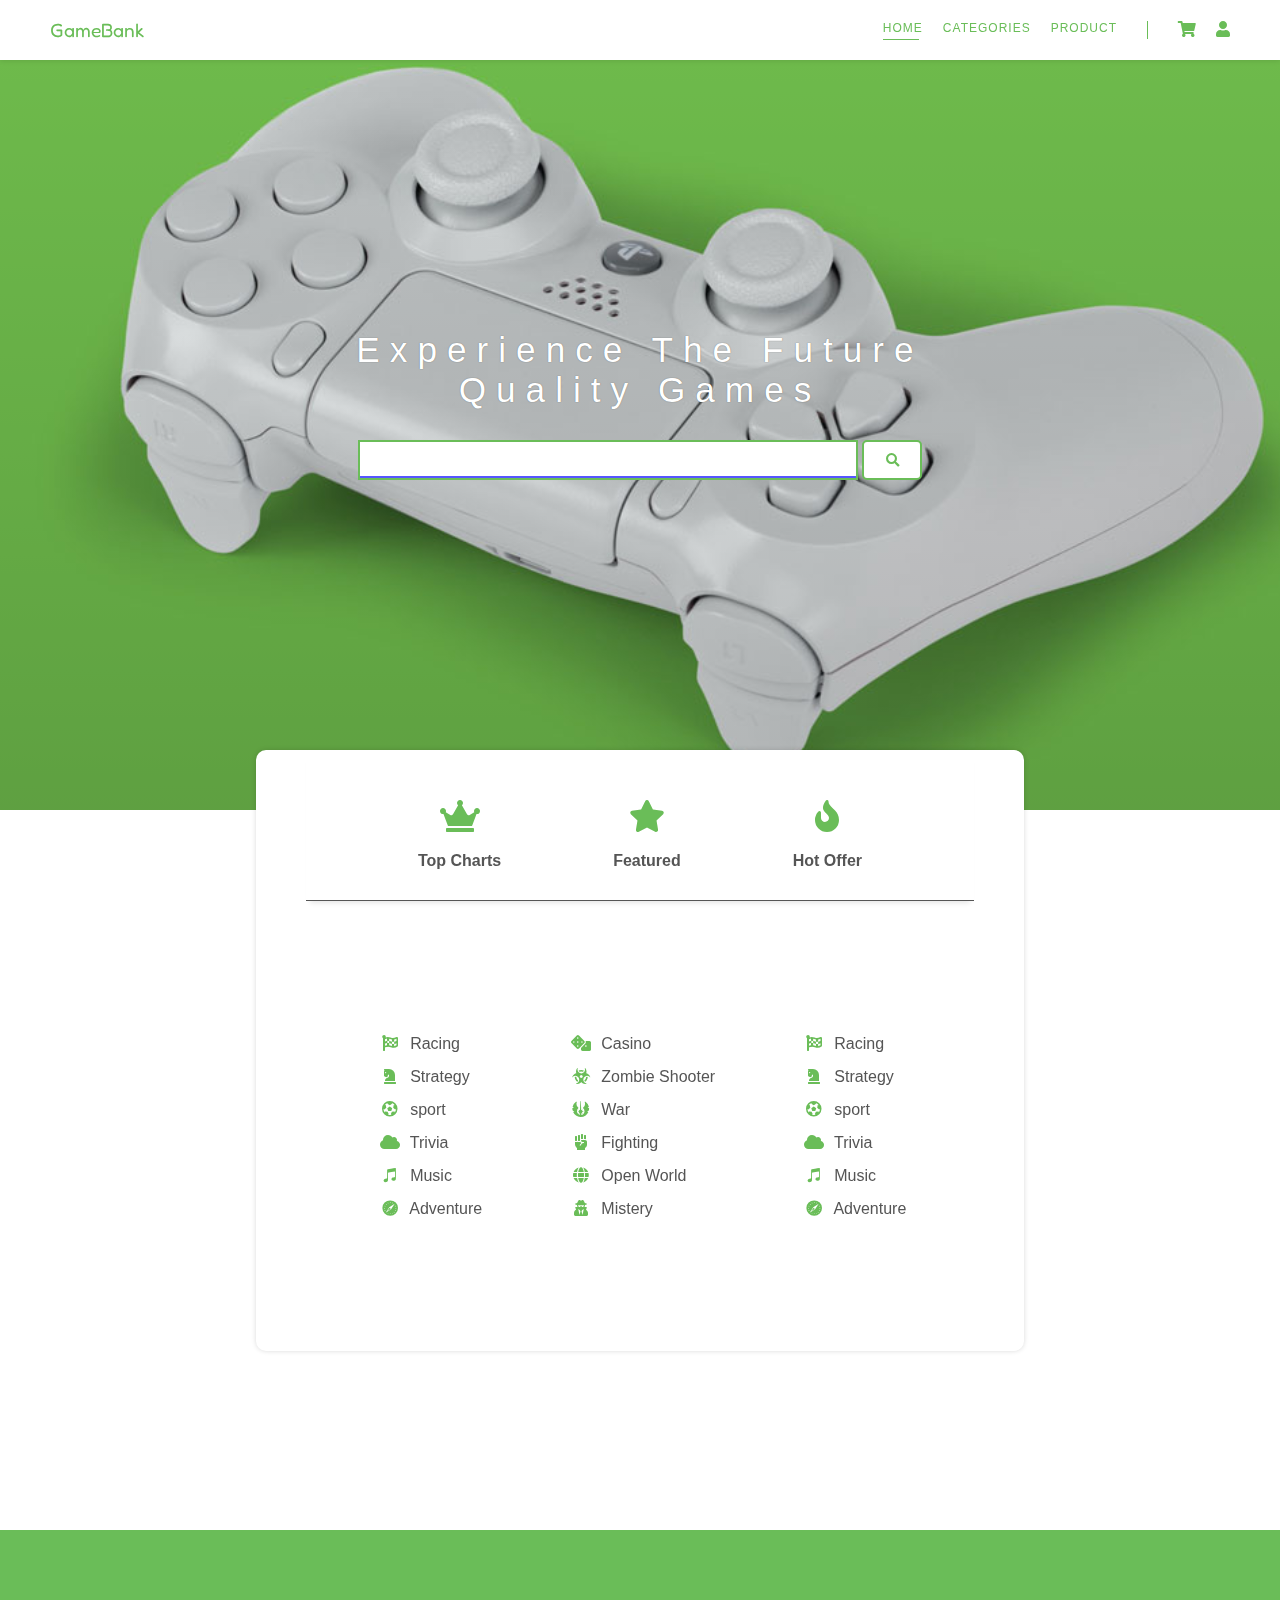
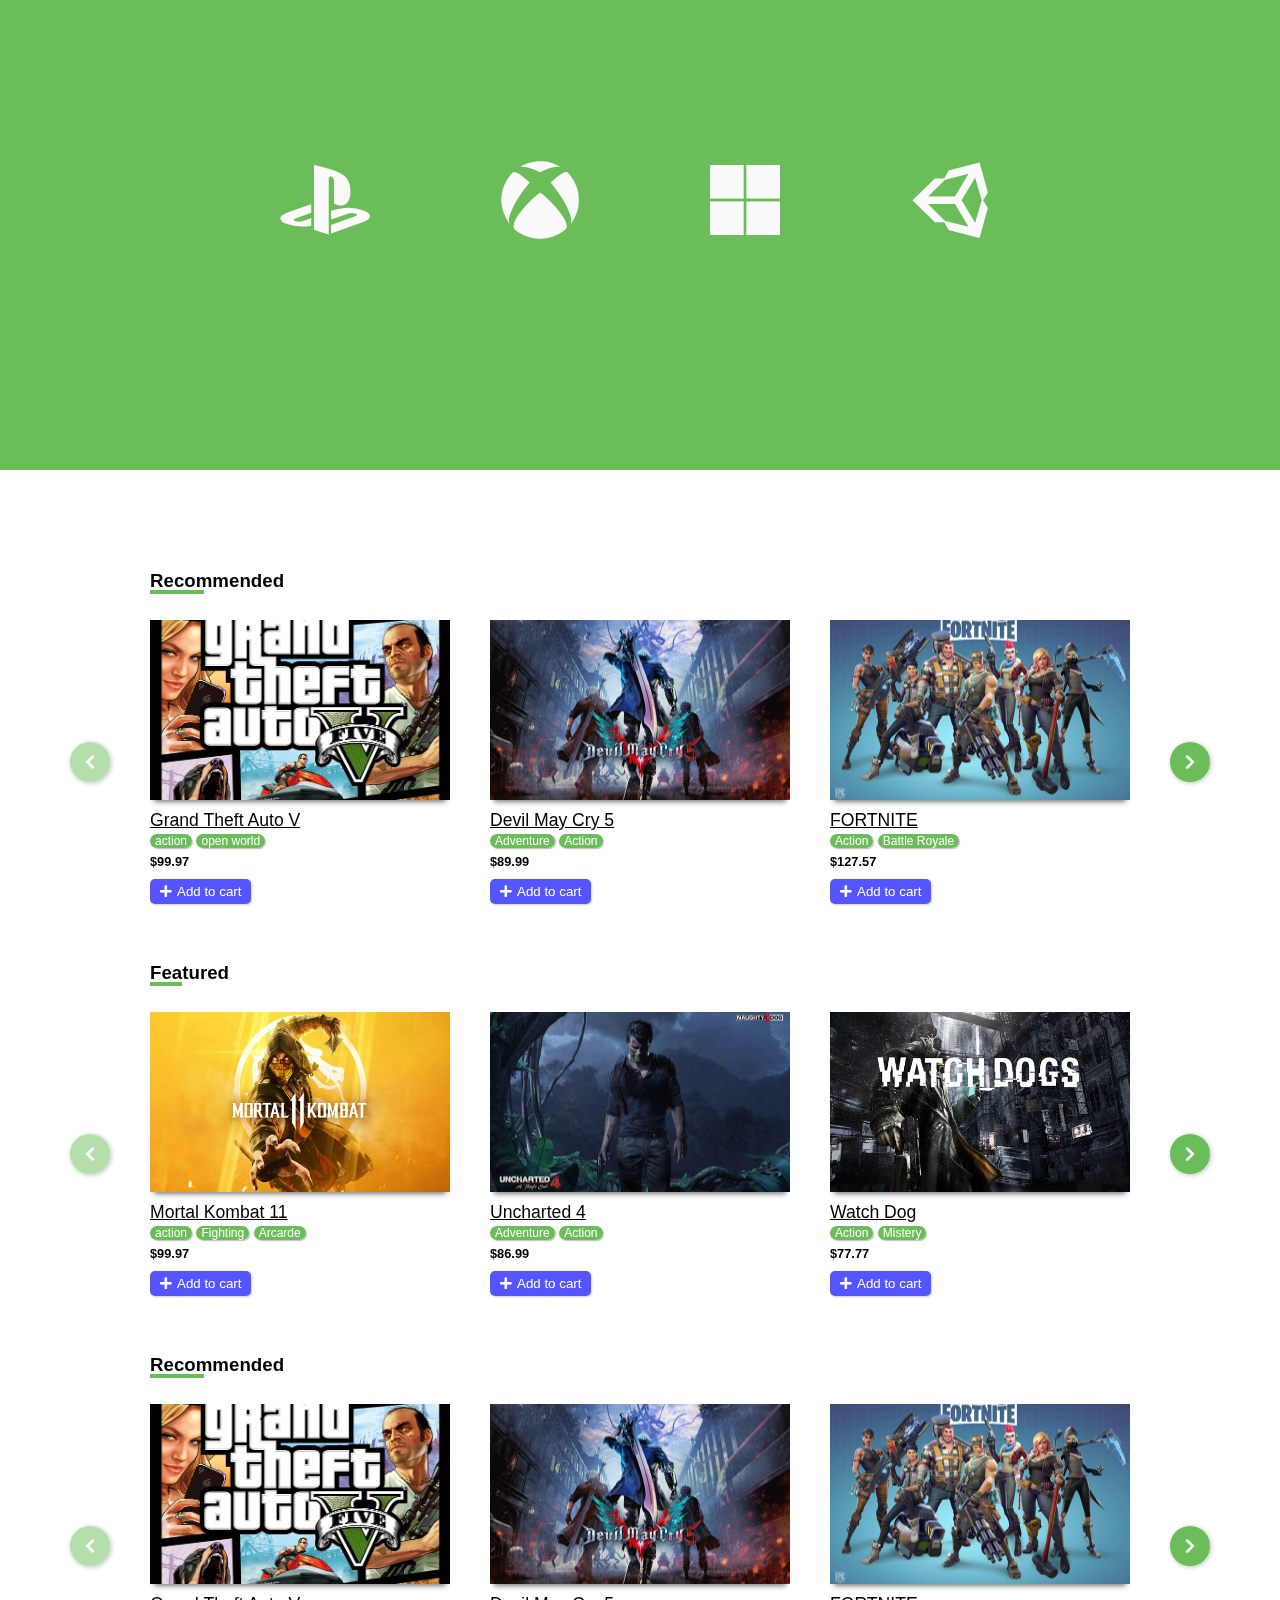
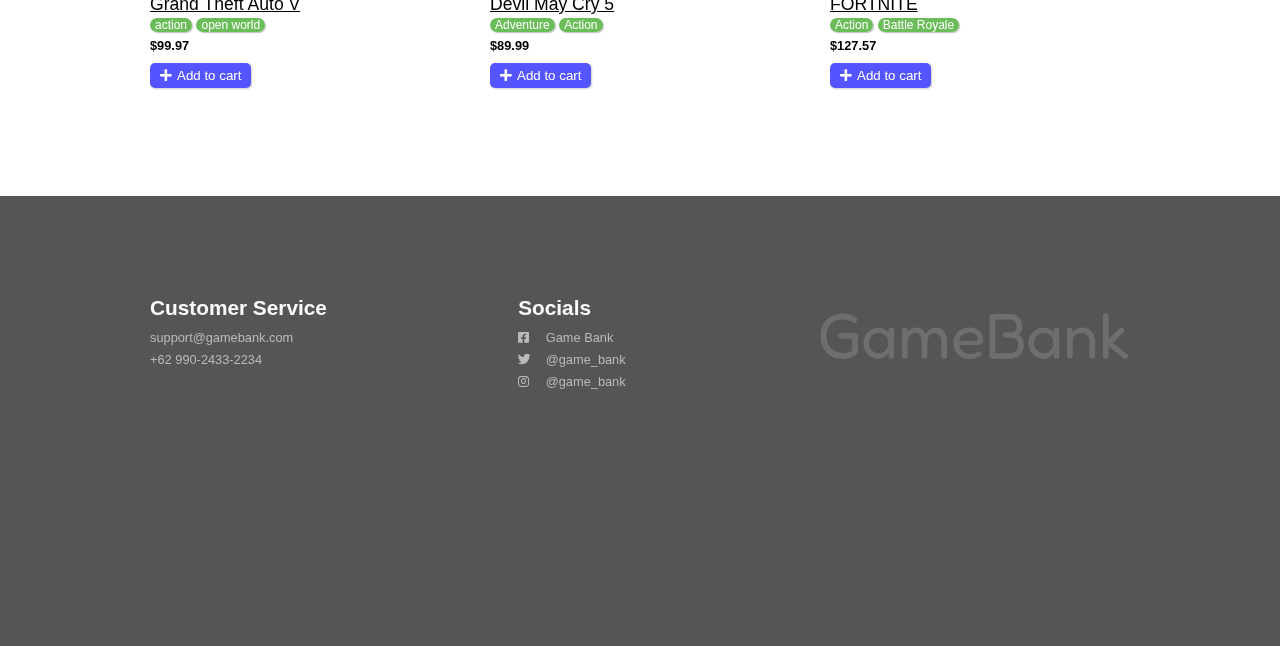
<file: index.html>
<!DOCTYPE html>
<html lang="en">
<head>
    <meta charset="UTF-8">
    <meta name="viewport" content="width=device-width, initial-scale=1.0">
    <title>Game Shop</title>
    <link href="https://fonts.googleapis.com/css2?family=Fredoka+One&display=swap" rel="stylesheet">
    <link href="https://fonts.googleapis.com/css2?family=Montserrat&display=swap" rel="stylesheet">
    <link rel="stylesheet" href="css/style.css">
    <link rel="stylesheet" href="css/all.css">
</head>
<body>
    <div class="container">
        <nav>
            <div class="brand">
                <span>GameBank</span>
            </div>
            <div class="navigation">
                <ul class="nav">
                    <li class="active"><a href="#">Home</a></li>
                    <li><a href="#categories">Categories</a></li>
                    <li><a href="#product">Product</a></li>
                </ul>
                <ul class="user">
                    <li><i class="fas fa-shopping-cart"></i></li>
                    <li><i class="fas fa-user"></i></li>
                </ul>
            </div>
        </nav>
        <div class="hero">
            <div class="jumbotron">
                <h1>Experience The Future Quality Games</h1>
                <form action="" method="get">
                    <input type="text" name="search" autofocus>
                    <button type="submit" name="submit"><i class="fas fa-search"></i></button>
                </form>
            </div>
        </div>
        <div class="categories" id="categories">
            <div class="card">
                <div class="card-head">
                    <div class="icon">
                        <i class="fas fa-crown"></i>
                        <a href="#">Top Charts</a>
                    </div>
                    <div class="icon">
                        <i class="fas fa-star"></i>
                        <a href="#">Featured</a>
                    </div>
                    <div class="icon">
                        <i class="fas fa-fire"></i>
                        <a href="#">Hot Offer</a>
                    </div>
                </div>
                <div class="card-body">
                    <ul>
                        <li>
                            <i class="fas fa-flag-checkered"></i>
                            <a href="#">Racing</a>
                        </li>
                        <li>
                            <i class="fas fa-chess-knight"></i>
                            <a href="#">Strategy</a>
                        </li>
                        <li>
                            <i class="fas fa-futbol"></i>
                            <a href="#">sport</a>
                        </li>
                        <li>
                            <i class="fas fa-cloud"></i>
                            <a href="#">Trivia</a>
                        </li>
                        <li>
                            <i class="fab fa-itunes-note"></i>
                            <a href="#">Music</a>
                        </li>
                        <li>
                            <i class="fab fa-safari"></i>
                            <a href="#">Adventure</a>
                        </li>
                    </ul>
                    <ul>
                        <li>
                            <i class="fas fa-dice"></i>
                            <a href="#">Casino</a>
                        </li>
                        <li>
                            <i class="fas fa-biohazard"></i>
                            <a href="#">Zombie Shooter</a>
                        </li>
                        <li>
                            <i class="fas fa-jedi"></i>
                            <a href="#">War</a>
                        </li>
                        <li>
                            <i class="fas fa-fist-raised"></i>
                            <a href="#">Fighting</a>
                        </li>
                        <li>
                            <i class="fas fa-globe"></i>
                            <a href="#">Open World</a>
                        </li>
                        <li>
                            <i class="fas fa-user-secret"></i>
                            <a href="#">Mistery</a>
                        </li>
                    </ul>
                    <ul>
                        <li>
                            <i class="fas fa-flag-checkered"></i>
                            <a href="#">Racing</a>
                        </li>
                        <li>
                            <i class="fas fa-chess-knight"></i>
                            <a href="#">Strategy</a>
                        </li>
                        <li>
                            <i class="fas fa-futbol"></i>
                            <a href="#">sport</a>
                        </li>
                        <li>
                            <i class="fas fa-cloud"></i>
                            <a href="#">Trivia</a>
                        </li>
                        <li>
                            <i class="fab fa-itunes-note"></i>
                            <a href="#">Music</a>
                        </li>
                        <li>
                            <i class="fab fa-safari"></i>
                            <a href="#">Adventure</a>
                        </li>
                    </ul>
                </div>
            </div>
        </div>
        <div class="companies">
            <i class="fab fa-playstation" title="playstation"></i>
            <i class="fab fa-xbox" title="xbox"></i>
            <i class="fab fa-microsoft" title="microsoft"></i>
            <i class="fab fa-unity" title="unity"></i>
        </div>
        <div class="browse" id="product">
            <section>
                <h3><span>Recommended</span></h3>
                <div class="content">
                    <div class="nav prev">
                        <i class="fas fa-chevron-left"></i>
                    </div>
                    <div class="card">
                        <div class="card-head">
                            <img src="img/thumb/actual_1364906194.jpg" alt="GTA 5">
                            <div class="icons">
                                <i class="fas fa-heart"></i>
                            </div>
                        </div>
                        <div class="card-body">
                            <p><a href="page/detail_product.html">Grand Theft Auto V</a></p>
                            <a href="#" class="cat">action</a>
                            <a href="#" class="cat">open world</a>
                            <p class="price">$99.97</p>
                            <button type="submit" name="add-cart">
                                <i class="fas fa-plus"></i><span>Add to cart</span>
                            </button>
                        </div>
                    </div>
                    <div class="card">
                        <div class="card-head">
                            <img src="img/thumb/dmc600.jpg" alt="DMC %">
                            <div class="icons">
                                <i class="fas fa-heart"></i>
                            </div>
                        </div>
                        <div class="card-body">
                            <p><a href="page/detail_product.html">Devil May Cry 5</a></p>
                            <a href="#" class="cat">Adventure</a>
                            <a href="#" class="cat">Action</a>
                            <p class="price">$89.99</p>
                            <button type="submit" name="add-cart">
                                <i class="fas fa-plus"></i><span>Add to cart</span>
                            </button>
                        </div>
                    </div>
                    <div class="card">
                        <div class="card-head">
                            <img src="img/thumb/fort600.jpg" alt="DMC %">
                            <div class="icons">
                                <i class="fas fa-heart"></i>
                            </div>
                        </div>
                        <div class="card-body">
                            <p><a href="page/detail_product.html">FORTNITE</a></p>
                            <a href="#" class="cat">Action</a>
                            <a href="#" class="cat">Battle Royale</a>
                            <p class="price">$127.57</p>
                            <button type="submit" name="add-cart">
                                <i class="fas fa-plus"></i><span>Add to cart</span>
                            </button>
                        </div>
                    </div>
                    <div class="nav next">
                        <i class="fas fa-chevron-right"></i>
                    </div>
                </div>
            </section>
            <section>
                <h3><span>Featured</span></h3>
                <div class="content">
                    <div class="nav prev">
                        <i class="fas fa-chevron-left"></i>
                    </div>
                    <div class="card">
                        <div class="card-head">
                            <img src="img/thumb/mk600.jpg" alt="GTA 5">
                            <div class="icons">
                                <i class="fas fa-heart"></i>
                            </div>
                        </div>
                        <div class="card-body">
                            <p><a href="page/detail_product.html">Mortal Kombat 11</a></p>
                            <a href="#" class="cat">action</a>
                            <a href="#" class="cat">Fighting</a>
                            <a href="#" class="cat">Arcarde</a>
                            <p class="price">$99.97</p>
                            <button type="submit" name="add-cart">
                                <i class="fas fa-plus"></i><span>Add to cart</span>
                            </button>
                        </div>
                    </div>
                    <div class="card">
                        <div class="card-head">
                            <img src="img/thumb/unch600.jpg" alt="DMC %">
                            <div class="icons">
                                <i class="fas fa-heart"></i>
                            </div>
                        </div>
                        <div class="card-body">
                            <p><a href="page/detail_product.html">Uncharted 4</a></p>
                            <a href="#" class="cat">Adventure</a>
                            <a href="#" class="cat">Action</a>
                            <p class="price">$86.99</p>
                            <button type="submit" name="add-cart">
                                <i class="fas fa-plus"></i><span>Add to cart</span>
                            </button>
                        </div>
                    </div>
                    <div class="card">
                        <div class="card-head">
                            <img src="img/thumb/dog600.png" alt="DMC %">
                            <div class="icons">
                                <i class="fas fa-heart"></i>
                            </div>
                        </div>
                        <div class="card-body">
                            <p><a href="page/detail_product.html">Watch Dog</a></p>
                            <a href="#" class="cat">Action</a>
                            <a href="#" class="cat">Mistery</a>
                            <p class="price">$77.77</p>
                            <button type="submit" name="add-cart">
                                <i class="fas fa-plus"></i><span>Add to cart</span>
                            </button>
                        </div>
                    </div>
                    <div class="nav next">
                        <i class="fas fa-chevron-right"></i>
                    </div>
                </div>
            </section>
            <section>
                <h3><span>Recommended</span></h3>
                <div class="content">
                    <div class="nav prev">
                        <i class="fas fa-chevron-left"></i>
                    </div>
                    <div class="card">
                        <div class="card-head">
                            <img src="img/thumb/actual_1364906194.jpg" alt="GTA 5">
                            <div class="icons">
                                <i class="fas fa-heart"></i>
                            </div>
                        </div>
                        <div class="card-body">
                            <p><a href="page/detail_product.html">Grand Theft Auto V</a></p>
                            <a href="#" class="cat">action</a>
                            <a href="#" class="cat">open world</a>
                            <p class="price">$99.97</p>
                            <button type="submit" name="add-cart">
                                <i class="fas fa-plus"></i><span>Add to cart</span>
                            </button>
                        </div>
                    </div>
                    <div class="card">
                        <div class="card-head">
                            <img src="img/thumb/dmc600.jpg" alt="DMC %">
                            <div class="icons">
                                <i class="fas fa-heart"></i>
                            </div>
                        </div>
                        <div class="card-body">
                            <p><a href="page/detail_product.html">Devil May Cry 5</a></p>
                            <a href="#" class="cat">Adventure</a>
                            <a href="#" class="cat">Action</a>
                            <p class="price">$89.99</p>
                            <button type="submit" name="add-cart">
                                <i class="fas fa-plus"></i><span>Add to cart</span>
                            </button>
                        </div>
                    </div>
                    <div class="card">
                        <div class="card-head">
                            <img src="img/thumb/fort600.jpg" alt="DMC 5">
                            <div class="icons">
                                <i class="fas fa-heart"></i>
                            </div>
                        </div>
                        <div class="card-body">
                            <p><a href="page/detail_product.html">FORTNITE</a></p>
                            <a href="#" class="cat">Action</a>
                            <a href="#" class="cat">Battle Royale</a>
                            <p class="price">$127.57</p>
                            <button type="submit" name="add-cart">
                                <i class="fas fa-plus"></i><span>Add to cart</span>
                            </button>
                        </div>
                    </div>
                    <div class="nav next">
                        <i class="fas fa-chevron-right"></i>
                    </div>
                </div>
            </section>
        </div>
        <footer>
            <div class="brand">
                <span>GameBank</span>
            </div>
            <div class="Support">
                <h3>Customer Service</h3>
                <ul>
                    <li><a href="mailto:support@gamebank.com">support@gamebank.com</a></li>
                    <li><a href="tel:+62990-2433-2234">+62 990-2433-2234</a></li>
                </ul>
            </div>
            <div class="social">
                <h3>Socials</h3>
                <ul>
                    <li>
                        <i class="fab fa-facebook-square"></i>
                        <a href="https://www.facebook.com/gamebank">Game Bank</a>
                    </li>
                    <li>
                        <i class="fab fa-twitter"></i>
                        <a href="https://www.twitter.com/gamebank">@game_bank</a>
                    </li>
                    <li>
                        <i class="fab fa-instagram"></i>
                        <a href="https://www.instagram.com/game_bank">@game_bank</a>
                    </li>
                </ul>
            </div>
        </footer>
    </div>
</body>
</html>
</file>
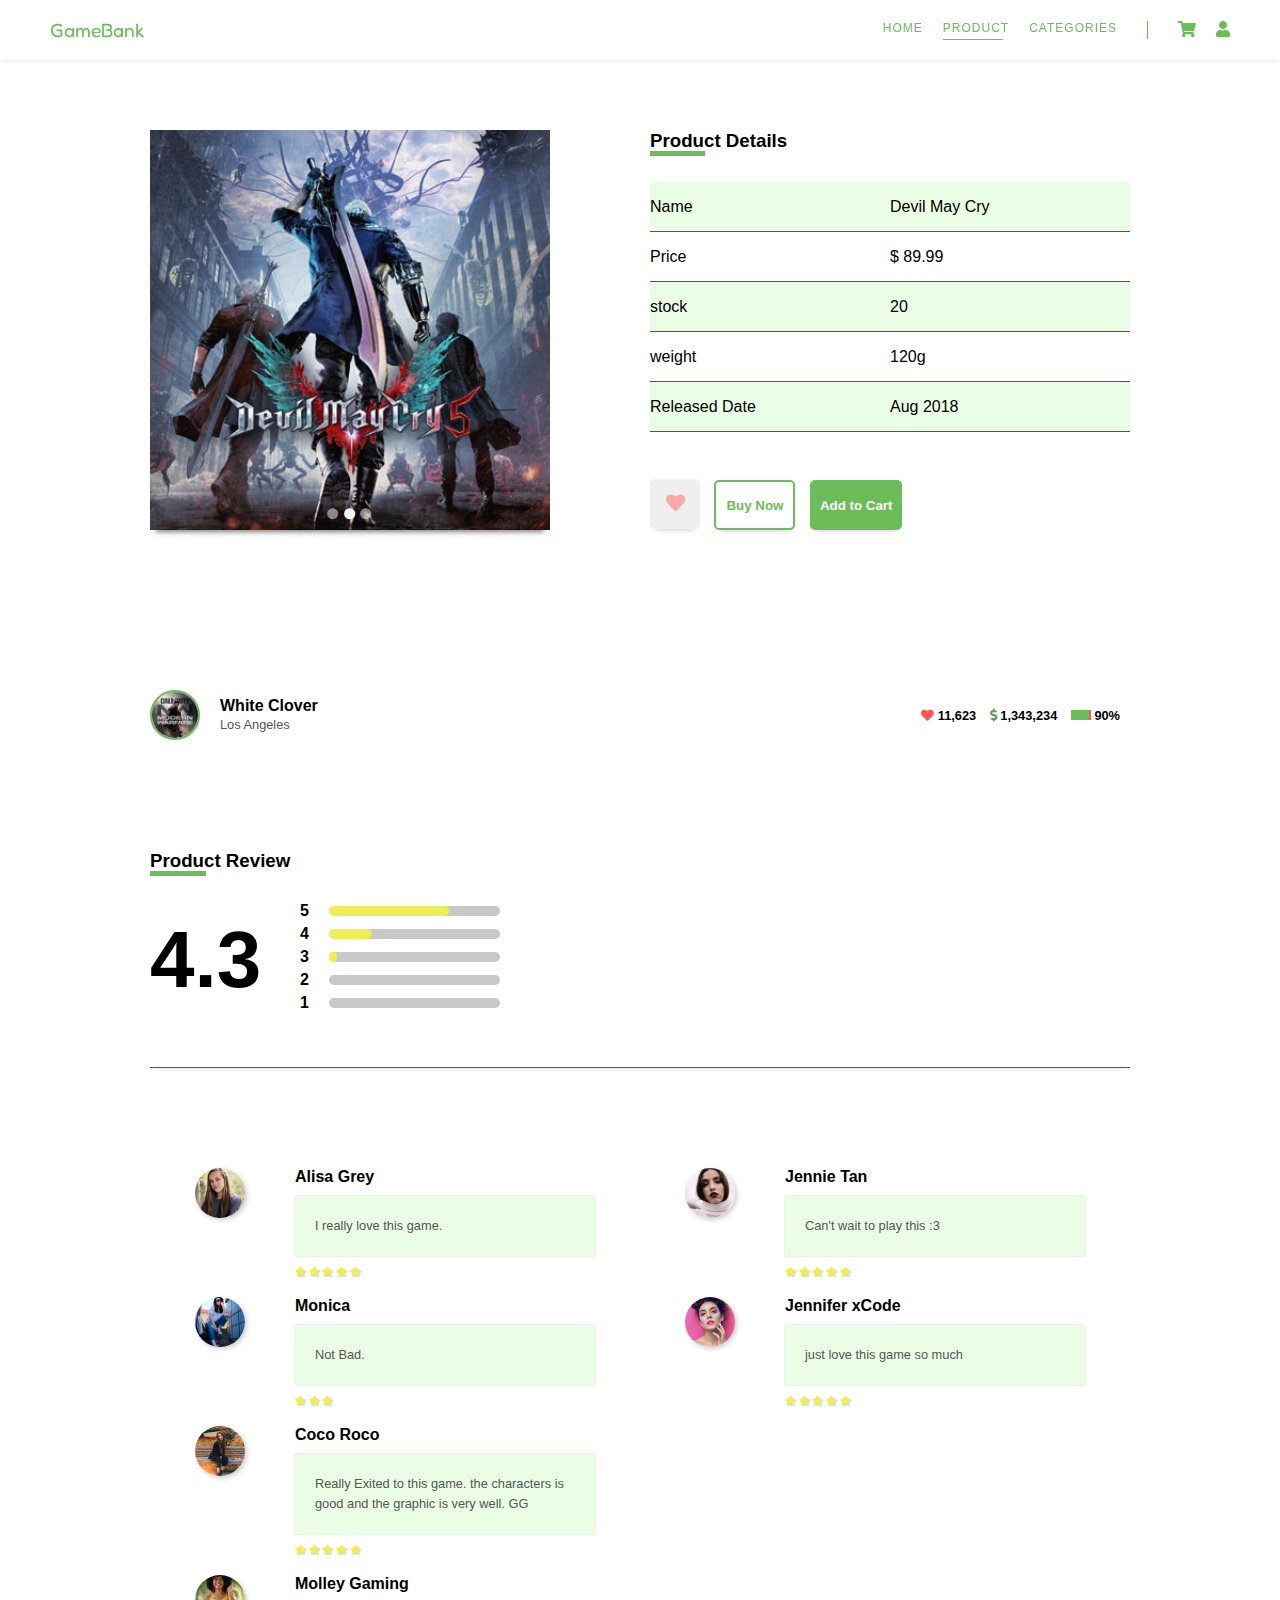
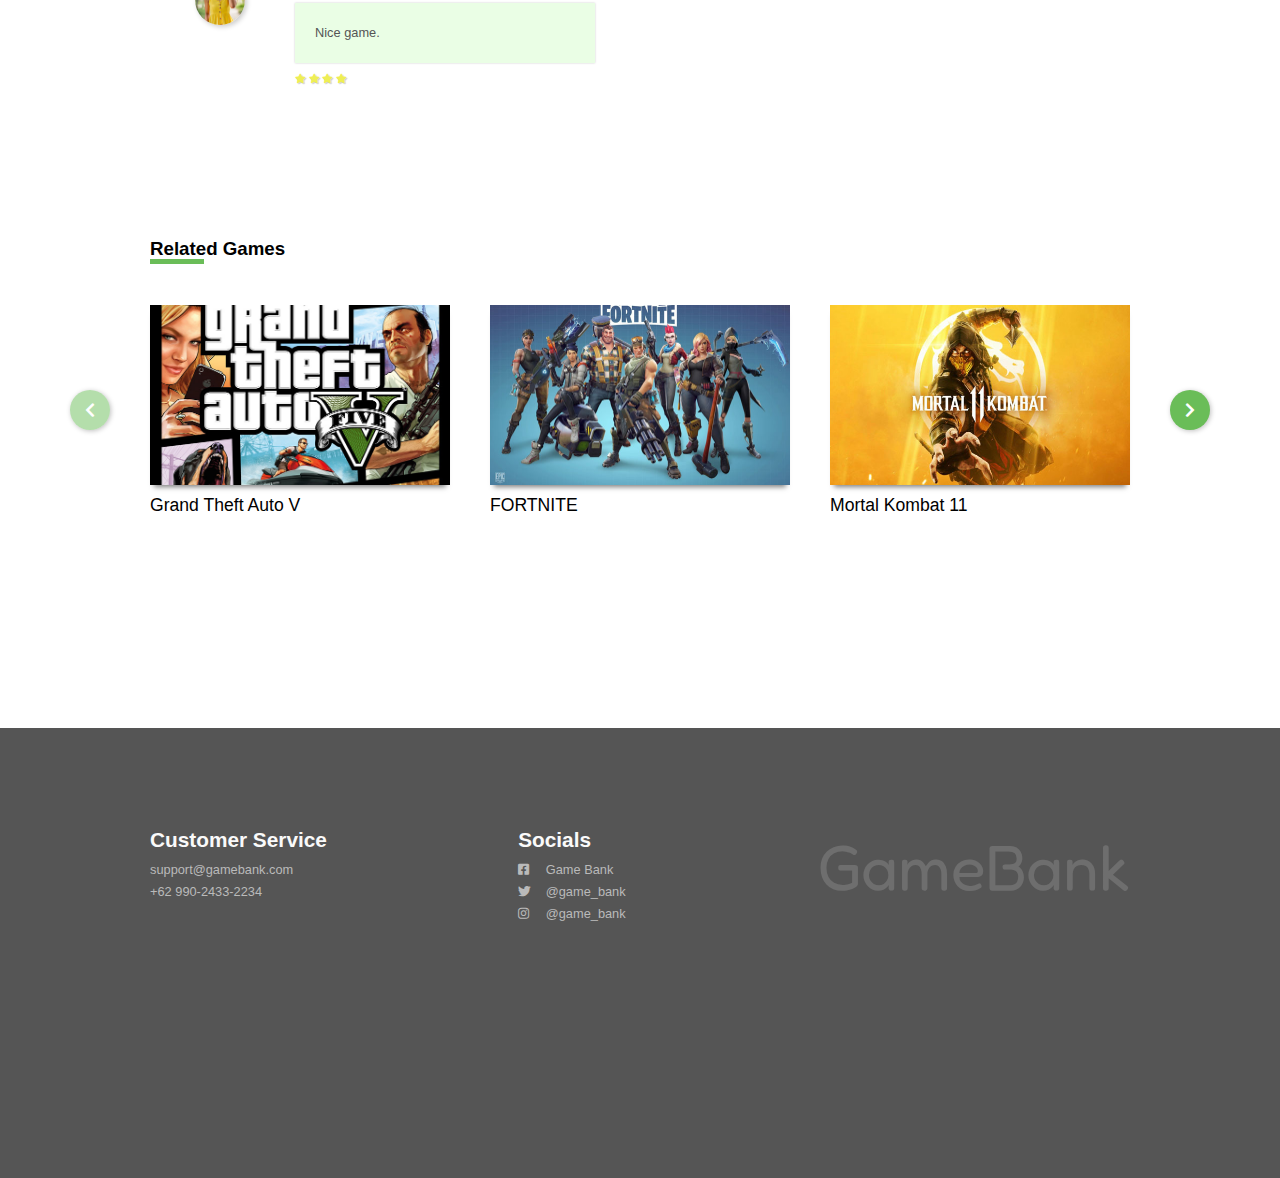
<file: page/detail_product.html>
<!DOCTYPE html>
<html lang="en">
<head>
    <meta charset="UTF-8">
    <meta name="viewport" content="width=device-width, initial-scale=1.0">
    <title>Game Shop</title>
    <link href="https://fonts.googleapis.com/css2?family=Fredoka+One&display=swap" rel="stylesheet">
    <link href="https://fonts.googleapis.com/css2?family=Montserrat&display=swap" rel="stylesheet">
    <link rel="stylesheet" href="../css/style.css">
    <link rel="stylesheet" href="../css/all.css">
</head>
<body>
    <div class="container">
        <nav>
            <div class="brand">
                <span>GameBank</span>
            </div>
            <div class="navigation">
                <ul class="nav">
                    <li><a href="../index.html">Home</a></li>
                    <li class="active"><a href="#">Product</a></li>
                    <li><a href="#">Categories</a></li>
                </ul>
                <ul class="user">
                    <li><i class="fas fa-shopping-cart"></i></li>
                    <li><i class="fas fa-user"></i></li>
                </ul>
            </div>
        </nav>    
        
        <div class="detail-product">
            <div class="product">
                <div class="image">
                    <img src="../img/thumb/dmc600.jpg" alt="Devil May Cry 5">
                    <div class="nav">
                        <i class="fas fa-circle"></i>
                        <i class="fas fa-circle active"></i>
                        <i class="fas fa-circle"></i>
                    </div>
                </div>
                <form action="" method="get">
                    <div class="details">
                        <h3>Product Details</h3>
                        <div class="form-box">
                            <span>Name</span>
                            <input type="text" name="name" value="Devil May Cry" readonly>
                        </div>
                        <div class="form-box">
                            <span>Price</span>
                            <span>$ 89.99</span>
                        </div>
                        <div class="form-box">
                            <span>stock</span>
                            <span>20</span>
                        </div>
                        <div class="form-box">
                            <span>weight</span>
                            <span>120g</span>
                        </div>
                        <div class="form-box">
                            <span>Released Date</span>
                            <span>Aug 2018</span>
                        </div>
                    </div>
                    <div class="action">
                        <button type="submit" name="wishlist"><i class="fas fa-heart"></i></button>
                        <button type="submit" name="buy">Buy Now</button>
                        <button type="submit" name="add-cart">Add to Cart</button>
                    </div>
                </form>
            </div>
            <div class="company">
                <div class="detail">
                    <div class="image">
                        <img src="../img/thumb/wd600.jpg" alt="company">
                    </div>
                    <div class="desc">
                        <a href="#"><h4>White Clover</h4></a>
                        <a href="#">Los Angeles</a>
                    </div>
                </div>
                <div class="stats" title="likes">
                    <a href="#">
                        <i class="fas fa-heart"></i>
                        <span>11,623</span>
                    </a>
                    <a href="#" title="income">
                        <i class="fas fa-dollar-sign"></i>
                        <span>1,343,234</span>
                    </a>
                    <a href="#" title="transaction rate">
                        <span class="percent"></span>
                        <span>90%</span>
                    </a>
                </div>
            </div>
            <div class="user-rate">
                <h3>Product Review</h3>
                <div class="rating">
                    <h1>4.3</h1>
                    <div class="diagram">
                        <div class="rate">
                            <span>5</span>
                            <span></span>
                        </div>
                        <div class="rate">
                            <span>4</span>
                            <span></span>
                        </div>
                        <div class="rate">
                            <span>3</span>
                            <span></span>
                        </div>
                        <div class="rate">
                            <span>2</span>
                            <span></span>
                        </div>
                        <div class="rate">
                            <span>1</span>
                            <span></span>
                        </div>
                    </div>
                </div>
            </div>
            <div class="user-review">
                <div class="card">
                    <div class="card-image">
                        <img src="../img/users/img18.jpg" alt="user">
                    </div>
                    <div class="card-info">
                        <h4>Alisa Grey</h4>
                        <div class="comment">
                            <p>I really love this game.</p>
                        </div>
                        <div class="rating">
                            <i class="fas fa-star"></i>
                            <i class="fas fa-star"></i>
                            <i class="fas fa-star"></i>
                            <i class="fas fa-star"></i>
                            <i class="fas fa-star"></i>
                        </div>
                    </div>
                </div>
                <div class="card">
                    <div class="card-image">
                        <img src="../img/users/img22.jpg" alt="user">
                    </div>
                    <div class="card-info">
                        <h4>Monica</h4>
                        <div class="comment">
                            <p>Not Bad.</p>
                        </div>
                        <div class="rating">
                            <i class="fas fa-star"></i>
                            <i class="fas fa-star"></i>
                            <i class="fas fa-star"></i>
                        </div>
                    </div>
                </div>
                <div class="card">
                    <div class="card-image">
                        <img src="../img/users/img23.jpg" alt="user">
                    </div>
                    <div class="card-info">
                        <h4>Coco Roco</h4>
                        <div class="comment">
                            <p>Really Exited to this game. the characters is good and the graphic is very well. GG</p>
                        </div>
                        <div class="rating">
                            <i class="fas fa-star"></i>
                            <i class="fas fa-star"></i>
                            <i class="fas fa-star"></i>
                            <i class="fas fa-star"></i>
                            <i class="fas fa-star"></i>
                        </div>
                    </div>
                </div>
                <div class="card">
                    <div class="card-image">
                        <img src="../img/users/img28.jpg" alt="user">
                    </div>
                    <div class="card-info">
                        <h4>Molley Gaming</h4>
                        <div class="comment">
                            <p>Nice game.</p>
                        </div>
                        <div class="rating">
                            <i class="fas fa-star"></i>
                            <i class="fas fa-star"></i>
                            <i class="fas fa-star"></i>
                            <i class="fas fa-star"></i>
                        </div>
                    </div>
                </div>
                <div class="card">
                    <div class="card-image">
                        <img src="../img/users/img26.jpg" alt="user">
                    </div>
                    <div class="card-info">
                        <h4>Jennie Tan</h4>
                        <div class="comment">
                            <p>Can't wait to play this :3</p>
                        </div>
                        <div class="rating">
                            <i class="fas fa-star"></i>
                            <i class="fas fa-star"></i>
                            <i class="fas fa-star"></i>
                            <i class="fas fa-star"></i>
                            <i class="fas fa-star"></i>
                        </div>
                    </div>
                </div>
                <div class="card">
                    <div class="card-image">
                        <img src="../img/users/img29.jpg" alt="user">
                    </div>
                    <div class="card-info">
                        <h4>Jennifer xCode</h4>
                        <div class="comment">
                            <p>just love this game so much</p>
                        </div>
                        <div class="rating">
                            <i class="fas fa-star"></i>
                            <i class="fas fa-star"></i>
                            <i class="fas fa-star"></i>
                            <i class="fas fa-star"></i>
                            <i class="fas fa-star"></i>
                        </div>
                    </div>
                </div>
            </div>
        </div>
        <div class="browse detail-product">
            <h3><span>Related Games</span></h3>
            <div class="content">
                <div class="nav prev">
                    <i class="fas fa-chevron-left"></i>
                </div>
                <div class="card">
                    <div class="card-head">
                        <img src="../img/thumb/actual_1364906194.jpg" alt="GTA 5">
                    </div>
                    <div class="card-body">
                        <p><a href="#">Grand Theft Auto V</a></p>
                    </div>
                </div>
                <div class="card">
                    <div class="card-head">
                        <img src="../img/thumb/fort600.jpg" alt="fortnite">
                    </div>
                    <div class="card-body">
                        <p><a href="#">FORTNITE</a></p>
                    </div>
                </div>
                <div class="card">
                    <div class="card-head">
                        <img src="../img/thumb/mk600.jpg" alt="GTA 5">
                    </div>
                    <div class="card-body">
                        <p><a href="#">Mortal Kombat 11</a></p>
                    </div>
                </div>
                <div class="nav next">
                    <i class="fas fa-chevron-right"></i>
                </div>
            </div>
        </div>
        
        <footer>
            <div class="brand">
                <span>GameBank</span>
            </div>
            <div class="Support">
                <h3>Customer Service</h3>
                <ul>
                    <li><a href="mailto:support@gamebank.com">support@gamebank.com</a></li>
                    <li><a href="tel:+62990-2433-2234">+62 990-2433-2234</a></li>
                </ul>
            </div>
            <div class="social">
                <h3>Socials</h3>
                <ul>
                    <li>
                        <i class="fab fa-facebook-square"></i>
                        <a href="https://www.facebook.com/gamebank">Game Bank</a>
                    </li>
                    <li>
                        <i class="fab fa-twitter"></i>
                        <a href="https://www.twitter.com/gamebank">@game_bank</a>
                    </li>
                    <li>
                        <i class="fab fa-instagram"></i>
                        <a href="https://www.instagram.com/game_bank">@game_bank</a>
                    </li>
                </ul>
            </div>
        </footer>
    </div>
</body>
</html>
</file>
<file: css/style.css>
*{
    margin: 0;
    padding: 0;
    box-sizing: border-box;
}
html{
    scroll-behavior: smooth;
}
body{
    font-family: 'monserrat',sans-serif;
}
a{
    color: inherit;
    text-decoration: none;
}
.container{
    position: relative;
}
nav{
    position: fixed;
    top: 0;
    left: 0;
    right: 0;
    height: 60px;
    background-color: #fff;
    display: flex;
    justify-content: space-between;
    align-items: center;
    color: #6abd58;
    padding: 0 50px;
    z-index: 10;
    box-shadow: 0 1px 5px rgba(0,0,0,.1);
}
nav .brand{
    font: 1.2em 'fredoka one',sans-serif;
}
nav .navigation{
    display: flex;
}
nav ul{
    display: flex;
}
nav ul li{
    list-style: none;
}
nav ul.nav{
    padding: 0 30px 0 0;
    border-right: 1px solid #6abd58;
}
nav ul.nav li{
    margin: 0 0 0 20px;
    text-transform: uppercase;
    font-size: .75em;
    letter-spacing: 1px;
}
nav ul li a{
    position: relative;
    display: inline-block;
}
nav li a::before{
    content: '';
    position: absolute;
    left: 0;
    bottom: -5px;
    height: 1px;
    width: 0;
    background-color: #6abd58;
    transition: .5s;
}
nav ul li.active a::before,
nav ul li a:hover::before
{
    width: 90%;
}
nav ul.user{
    padding: 0 0 0 10px;
}
nav ul.user li{
    margin: 0 0 0 20px;
    cursor: pointer;
}
.hero{
    height: 90vh;
    display: flex;
    align-items: center;
    justify-content: center;
    background: linear-gradient(0deg,rgba(0,0,0,.15),rgba(255,255,255,.15)), url(../img/stick.jpg);
    background-blend-mode: multiply;
    background-size: cover;
    /* background-attachment: fixed; */
}
.hero .jumbotron{
    width: 600px;
    text-align: center;
}
.hero h1{
    color: #fff;
    margin: 0 0 30px;
    letter-spacing: 10px;
    font-size: 2.2em;
    font-weight: 100;
    text-shadow: 0 0 1px rgba(0,0,0,.5);
}
.hero p{
    margin: 10px 0 20px;
    line-height: 1.5em;
    color: #555;
}
.hero form input{
    height: 40px;
    width: 500px;
    border: 2px solid #6abd58;
    padding: 0 0 0 10px;
    outline: none;
}
.hero form input:focus{
    box-shadow: inset 0 -2px 0 #55f;
}
.hero form button{
    width: 60px;
    height: 40px;
    outline: none;
    border: none;
    border: 2px solid #6abd58;
    background-color: #fff;
    color: #6abd58;
    border-radius: 5px;
}
.categories{
    position: relative;
    min-height: 80vh;
    padding: 50px;
    background: #fff;
    color: #555;
}
.categories .card{
    position: absolute;
    top: -60px;
    left: 50%;
    transform: translate(-50%,0);
    width: 60vw;
    /* border: 1px solid #444; */
    background: #fff;
    border-radius: 10px;
    padding: 0 50px;
    box-shadow: 0 0 5px rgba(0, 0, 0, 0.15);
}
.categories .card i{
    color: #6abd58;
}
.categories .card-head{
    display: flex;
    justify-content: space-evenly;
    /* align-items: center; */
    padding: 50px 0 30px;
    border-bottom: 1px solid #555;
    box-shadow: 0 6px 5px -4px rgba(0,0,0,.1);
}
.categories .card-head i{
    font-size: 2em;
    display: block;
    text-align: center;
    margin: 0 0 20px;
}
.categories .card-head a{
    font-weight: 600;
}
.categories .card-body{
    display: flex;
    justify-content: space-evenly;
    align-items: center;
    height: 50vh;
    /* padding: 10px 0; */
}
.categories .card-body li{
    list-style: none;
    margin: 15px;
}
.categories .card-body i{
    width: 32px;
    text-align: center;
}
.categories .card-body a:hover{
    text-decoration: underline;
}
.companies{
    height: 60vh;
    display: flex;
    align-items: center;
    justify-content: space-evenly;
    padding:50px 150px;
    background-color: #6abd58;
    color: #fafafa;
    font-size: 5em;
}
.browse{
    min-height: 60vh;
    padding: 100px 150px 50px;
}
.browse section{
    margin: 0 0 50px;
}
.browse h3{
    display: inline-block;
    margin: 0 0 20px;
    position: relative;
}
.browse h3::before{
    content: '';
    position: absolute;
    bottom: -2px;
    left: 0;
    width: 40%;
    height: 4px;
    background-color: #6abd58;
}
.browse h3 span{
    position: relative;
    z-index: 2;
}
.browse .content{
    display: flex;
    justify-content: space-between;
    align-items: center;
    min-height: 300px;
    position: relative;
}
.browse .nav{
    position: absolute;
    background-color: #6abd58;
    width: 40px;
    height: 40px;
    display: flex;
    justify-content: center;
    align-items: center;
    border-radius: 50%;
    box-shadow: 1px 1px 5px rgba(0, 0, 0, .25);
    color: #fff;
}
.browse .nav.prev{
    left: -80px;
    background-color: rgba(106,189,87,.5);
}
.browse .nav.next{
    right: -80px;
}
.browse .card-head .icons{
    position: absolute;
    bottom: 0;
    left: 0;
    color: #fafafa;
    background-color: rgba(150,150,150);
    border-top-right-radius: 5px;
    padding: 5px 10px;
    z-index: 5;
    opacity: 0;
    transition: .15s;
}
.browse .card-head:hover .icons{
    opacity: 1;
}
.browse .card-head .icons:hover{
    color: #f55;
}
.browse .card-head{
    position: relative;
    margin: 0 0 10px;
    height: 180px;
    overflow: hidden;
    width: 300px;
    box-shadow: 0 6px 5px -4px rgba(0,0,0,.5);
}
.browse .card-head:hover img{
    transform: scale(1.1);
}
.browse .card .card-head img{
    position: absolute;
    top: 0;
    left: 0;
    width: 100%;
    height: 100%;
    object-fit: cover;
    transition: .5s;
}
.browse .card .card-body p a{
    font-size: 1.1em;
    color: #000;
    text-decoration: underline;
}
.browse .card .card-body p a:hover{
    color: #55f;
}
.browse .card-body a.cat{
    color: #fff;
    font-size: .75em;
    background-color: #6abd58;
    border-radius: 7px;
    padding: 0 5px;
    box-shadow: 1px 1px 1px rgba(0, 0, 0, .25);
}
.browse .card-body a.cat:hover{
    opacity: .75;
}
.browse .card-body .price{
    font-weight: 700;
    font-size: .8em;
    margin: 5px 0 0;
}
.browse .card-body button{
    font-weight: 500;
    display: block;
    outline: none;
    border: none;
    color: #fff;
    background-color: #55f;
    padding: 5px 10px;
    margin: 10px 0 0;
    cursor: pointer;
    border-radius: 5px;
    box-shadow: 1px 1px 2px rgba(0, 0, 0, .2);
}
.browse .card-body button i{
    margin: 0 5px 0 0;
}
.browse .nav{
    cursor: pointer;
}
.browse .nav:hover{
    opacity: .8;
}
footer{
    background-color: #555;
    height: 50vh;
    padding: 100px 150px;
    display: flex;
    justify-content: space-between;
}
footer .brand{
    font: 4em 'fredoka one',sans-serif;
    color: rgba(255, 255, 255, .15);
    order: 3;
}
footer h3{
    font-size: 1.3em;
    margin: 0 0 10px;
    color: #fafafa;
}
footer ul li{
    list-style: none;
    margin: 0 0 7px;
    color: #bababa;
    font-size: .8em;
}
footer ul li a:hover{
    text-decoration: underline;
}
footer ul li i{
    width: 24px;
}
.detail-product{
    padding: 130px 150px 0;
}
.product{
    display: flex;
    /* height: 400px; */
    padding: 0 0 50px;
}
.product .image{
    position: relative;
    overflow: hidden;
    margin: 0 100px 0 0;
    height: 400px;
    width: 400px;
    box-shadow: 0 8px 5px -6px rgba(0,0,0,.5);
}
.product .image img{
    position: absolute;
    top: 0;
    left: 0;
    height: 100%;
    width: 100%;
    object-fit: cover;
    filter: grayscale(.3);
    transition: .5s;
}
.product .image:hover img{
    filter: grayscale(0);
}
.product .image .nav{
    position: absolute;
    bottom: 10px;
    left: 50%;
    transform: translateX(-50%);
    z-index: 5;
    color: rgba(255, 255, 255, .5);
    font-size: .7em;
}
.product .image .nav i{
    margin: 0 2px 0 0;
}
.product .image .nav i.active{
    color: #fafafa;
}
.product form{
    flex: 1;
    display: flex;
    flex-direction: column;
    justify-content: space-between;
}
.detail-product h3{
    margin: 0 0 30px;
    position: relative;
    display: inline-block;
    text-transform: capitalize;
}
.detail-product h3::before{
    content: '';
    position: absolute;
    bottom: -4px;
    left: 0;
    height: 5px;
    width: 40%;
    background: #6abd58;
}
.product form .form-box{
    height: 50px;
    display: flex;
    align-items: center;
}
.product form .form-box:nth-child(even){
    background-color: rgba(111, 250, 79, 0.15);
}
.product form .form-box{
    border-bottom: 1px solid #555;
    font-weight: 500;
}
.product form .form-box span:first-child{
    flex-basis: 50%;
}
.product form input{
    background: transparent;
    font-weight: 500;
    font-size: 16px;
    outline: none;
    border: none;
}
.product form button{
    height: 50px;
    min-width: 50px;
    padding: 10px;
    cursor: pointer;
    outline: none;
    border: none;
    border-radius: 5px;
    box-shadow: 0 7px 5px -6px rgba(0,0,0,.2);
    font-weight: 600;
    margin: 0 10px 0 0;
}
.product form button[name="wishlist"]{
    font-size: 1.2em;
    color: rgba(255, 100, 100, .5);
}
.product form button[name="wishlist"]:hover{
    color: rgba(255, 100, 100, 1);
}
.product form button[name="buy"]{
    border: 2px solid #6abd58;
    color: #6abd58;
    background-color: #fff;
}
.product form button[name="buy"]:hover,
.product form button[name="add-cart"]:hover{
    filter: saturate(.7);
}
.product form button[name="add-cart"]{
    background-color: #6abd58;
    color: #fff;
}
.company{
    display: flex;
    justify-content: space-between;
    align-items: center;
    height: 30vh;
    text-transform: capitalize;
}
.company .detail{
    display: flex;
    align-items: center;
}
.company .detail .image{
    width: 50px;
    height: 50px;
    border-radius: 50%;
    position: relative;
    border: 2px solid #6abd58;
    box-shadow: 0 0 2px rgba(0,0,0,.15);
    overflow: hidden;
    margin: 0 20px 0 0;
}
.company .detail .image img{
    position: absolute;
    top: 0;
    left: 0;
    height: 100%;
    width: 100%;
    object-fit: cover;
}
.company .detail .desc a:hover{
    text-decoration: underline;
}
.company .detail .desc a:last-child{
    color: #555;
    font-size: .8em;
}
.company .stats a{
    margin: 0 10px 0 0;
    font-size: .8em;
}
.company .stats a span{
    font-weight: 600;
}
.company .stats a:nth-child(1) i{color: #f55;}
.company .stats a:nth-child(2) i{color: #595;}
.company .stats a span.percent{
    display: inline-block;
    background-color: #f55;
    width: 20px;
    height: 10px;
    position: relative;
}
.company .stats a span.percent::before{
    content: '';
    position: absolute;
    top: 0;
    left: 0;
    height: 100%;
    width: 90%;
    background-color: #6abd58;
}
.user-rate{
    padding: 0 0 50px;
    border-bottom: 1px solid #555;
    box-shadow: 0 7px 5px -6px rgba(0,0,0,.1);
}
.user-rate .rating{
    display: flex;
    justify-content: space-between;
    width: 350px;
}
.user-rate .rating h1{
    font-size: 5em;
    display: flex;
    align-items: center;
}
.user-rate .diagram .rate{
    display: flex;
    align-items: center;
    width: 200px;
    margin: 0 0 5px;
    font-weight: 600;
}
.user-rate .diagram .rate span:last-child{
    position: relative;
    flex: 1;
    height: 10px;
    margin: 0 0 0 20px;
    background-color: rgba(200, 200, 200, 1);
    border-radius: 5px;;
}
.user-rate .diagram .rate span:last-child::before{
    content: '';
    position: absolute;
    top: 0;
    left: 0;
    background-color: #ee5;
    height: 100%;
    z-index: 2;
    border-radius: 5px;
}
.user-rate .diagram .rate:nth-child(1) span:last-child::before{
    width: 70%;
}
.user-rate .diagram .rate:nth-child(2) span:last-child::before{
    width: 25%;
}
.user-rate .diagram .rate:nth-child(3) span:last-child::before{
    width: 5%;
}
.user-rate .diagram .rate:nth-child(4) span:last-child::before{
    width: 0;
}
.user-rate .diagram .rate:nth-child(5) span:last-child::before{
    width: 0;
}
.user-review{
    display: flex;
    flex-direction: column;
    flex-wrap: wrap;
    height: 80vh;
    align-items: center;
    padding: 100px 0 0;
}
.user-review .card{
    min-height: 100px;
    display: flex;
    width: 400px;
    margin: 0 0 20px;
}
.user-review .card .card-image{
    position: relative;
    width: 50px;
    height: 50px;
    border-radius: 50%;
    overflow: hidden;
    box-shadow: 2px 2px 5px rgba(0, 0, 0, .2);
    margin: 0 50px 0 0;
}
.user-review .card .card-image img{
    position: absolute;
    top: 0;
    left: 0;
    height: 100%;
    width: 100%;
    object-fit: cover;
}
.user-review .card .card-info .comment{
    width: 300px;
    padding: 20px;
    background-color: rgba(111, 250, 79, 0.15);
    box-shadow: 0 0 2px rgba(0, 0, 0, .2);
    margin: 10px 0;
    font-size: .8em;
    color: #555;
    line-height: 20px;
}
.user-review .card .card-info .rating{
    color: #ee5;
    text-shadow: 1px 1px 1px rgba(0, 0, 0, .2);
    font-size: .6em;
}
.browse.detail-product{
    padding: 50px 150px 100px;
}
.browse.detail-product h3{
    margin: 0;
}
.browse.detail-product .content .card .card-body a{
    text-decoration: none;
}
.browse.detail-product .content .card .card-body a:hover{
    text-decoration: underline;
}
</file>
